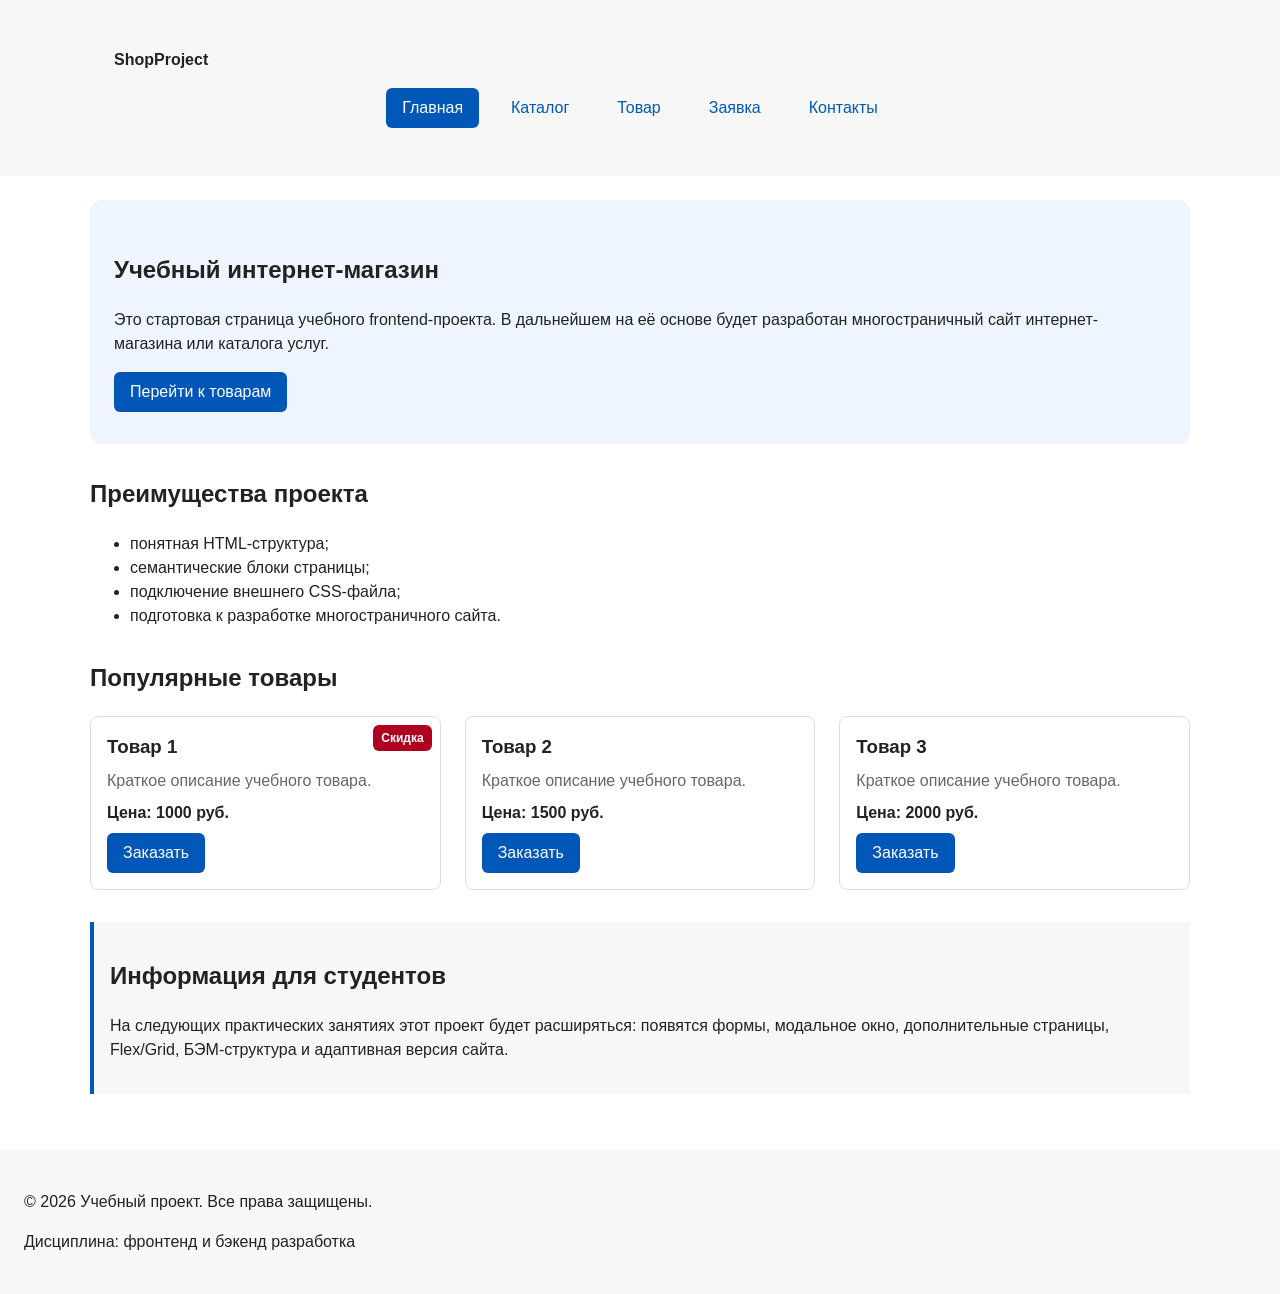
<file: index.html>
<!DOCTYPE html>
<html lang="ru">
<head>
    <meta charset="UTF-8">
    <meta name="viewport" content="width=device-width, initial-scale=1.0">
    <title>Учебный интернет-магазин</title>
    <link rel="stylesheet" href="css/style.css">
    <script src="js/main.js" defer></script>
</head>
<body>
<header class="site-header">
    <div class="site-header__inner">
        <a class="site-header__logo" href="index.html">ShopProject</a>
        <nav class="site-nav" aria-label="Основная навигация">
            <ul class="site-nav__list">
                <li class="site-nav__item"><a class="site-nav__link site-nav__link--active" href="index.html">Главная</a></li>                <li class="site-nav__item"><a class="site-nav__link" href="catalog.html">Каталог</a></li>
                <li class="site-nav__item"><a class="site-nav__link" href="product.html">Товар</a></li>
                <li class="site-nav__item"><a class="site-nav__link" href="order.html">Заявка</a></li>
                <li class="site-nav__item"><a class="site-nav__link" href="contacts.html">Контакты</a></li>
            </ul>
        </nav>
    </div>
</header>

<main>
    <section class="hero">
        <h1>Учебный интернет-магазин</h1>
        <p>
            Это стартовая страница учебного frontend-проекта.
            В дальнейшем на её основе будет разработан многостраничный сайт
            интернет-магазина или каталога услуг.
        </p>
        <a class="button button--primary" href="#popular">Перейти к товарам</a>
    </section>

    <section class="section" id="advantages">
        <h2>Преимущества проекта</h2>
        <ul class="advantages-list">
            <li>понятная HTML-структура;</li>
            <li>семантические блоки страницы;</li>
            <li>подключение внешнего CSS-файла;</li>
            <li>подготовка к разработке многостраничного сайта.</li>
        </ul>
    </section>

    <section class="section" id="popular">
        <h2>Популярные товары</h2>

        <div class="products-grid">
            <article class="product-card">
                <span class="product-card__badge">Скидка</span>
                <h3 class="product-card__title">Товар 1</h3>
                <p class="product-card__description">Краткое описание учебного товара.</p>
                <p class="product-card__price">Цена: 1000 руб.</p>
                <button class="button button--primary product-card__button" type="button" data-product="Товар 1">
                    Заказать
                </button>
            </article>

            <article class="product-card">
                <h3 class="product-card__title">Товар 2</h3>
                <p class="product-card__description">Краткое описание учебного товара.</p>
                <p class="product-card__price">Цена: 1500 руб.</p>
                <button class="button button--primary product-card__button" type="button" data-product="Товар 2">
                    Заказать
                </button>
            </article>

            <article class="product-card">
                <h3 class="product-card__title">Товар 3</h3>
                <p class="product-card__description">Краткое описание учебного товара.</p>
                <p class="product-card__price">Цена: 2000 руб.</p>
                <button class="button button--primary product-card__button" type="button" data-product="Товар 3">
                    Заказать
                </button>
            </article>
        </div>
    </section>

    <aside class="aside-info">
        <h2>Информация для студентов</h2>
        <p>
            На следующих практических занятиях этот проект будет расширяться:
            появятся формы, модальное окно, дополнительные страницы,
            Flex/Grid, БЭМ-структура и адаптивная версия сайта.
        </p>
    </aside>
</main>

<dialog class="order-dialog" id="order-dialog" aria-labelledby="order-dialog-title">
    <h2 class="order-dialog__title" id="order-dialog-title">Оформление заявки</h2>
    <form class="order-form" id="order-form" action="#" method="post" novalidate>
        <input id="selected-product" name="selected-product" type="hidden">

        <div class="order-form__field">
            <label class="order-form__label" for="order-name">Имя</label>
            <input class="order-form__input" id="order-name" name="name" type="text" placeholder="Введите ваше имя" minlength="2" autocomplete="given-name" required>
        </div>

        <div class="order-form__field">
            <label class="order-form__label" for="order-email">E-mail</label>
            <input class="order-form__input" id="order-email" name="email" type="email" placeholder="example@mail.ru" autocomplete="email" required>
        </div>

        <div class="order-form__field">
            <label class="order-form__label" for="order-phone">Телефон</label>
            <input class="order-form__input" id="order-phone" name="phone" type="tel" inputmode="tel" placeholder="+7 (900) 000-00-00" pattern="^\+7 \(\d{3}\) \d{3}-\d{2}-\d{2}$" required>
            <small>Формат: +7 (900) 000-00-00</small>
        </div>

        <div class="order-form__field">
            <label class="order-form__label" for="order-date">Дата связи</label>
            <input class="order-form__input" id="order-date" name="date" type="date">
        </div>

        <div class="order-form__field">
            <label class="order-form__label" for="order-topic">Тема заявки</label>
            <select class="order-form__select" id="order-topic" name="topic" required>
                <option value="">Выберите тему</option>
                <option value="product">Заказ товара</option>
                <option value="consultation">Консультация</option>
                <option value="delivery">Доставка</option>
            </select>
        </div>

        <div class="order-form__field">
            <label class="order-form__label" for="order-comment">Комментарий</label>
            <textarea class="order-form__textarea" id="order-comment" name="comment" rows="4" placeholder="Укажите дополнительную информацию"></textarea>
        </div>

        <div class="order-form__field">
            <label>
                <input id="order-agreement" name="agreement" type="checkbox" required>
                Я согласен на обработку данных
            </label>
        </div>

        <div class="order-form__actions">
            <button class="button button--secondary" type="button" id="close-order-dialog">Закрыть</button>
            <button class="button button--primary" type="submit">Отправить заявку</button>
        </div>
    </form>
</dialog>

<p class="success-message" id="success-message" hidden>
    Форма успешно отправлена!
</p>

<footer class="site-footer" id="contacts">
    <p>&copy; 2026 Учебный проект. Все права защищены.</p>
    <p>Дисциплина: фронтенд и бэкенд разработка</p>
</footer>
</body>
</html>
</file>
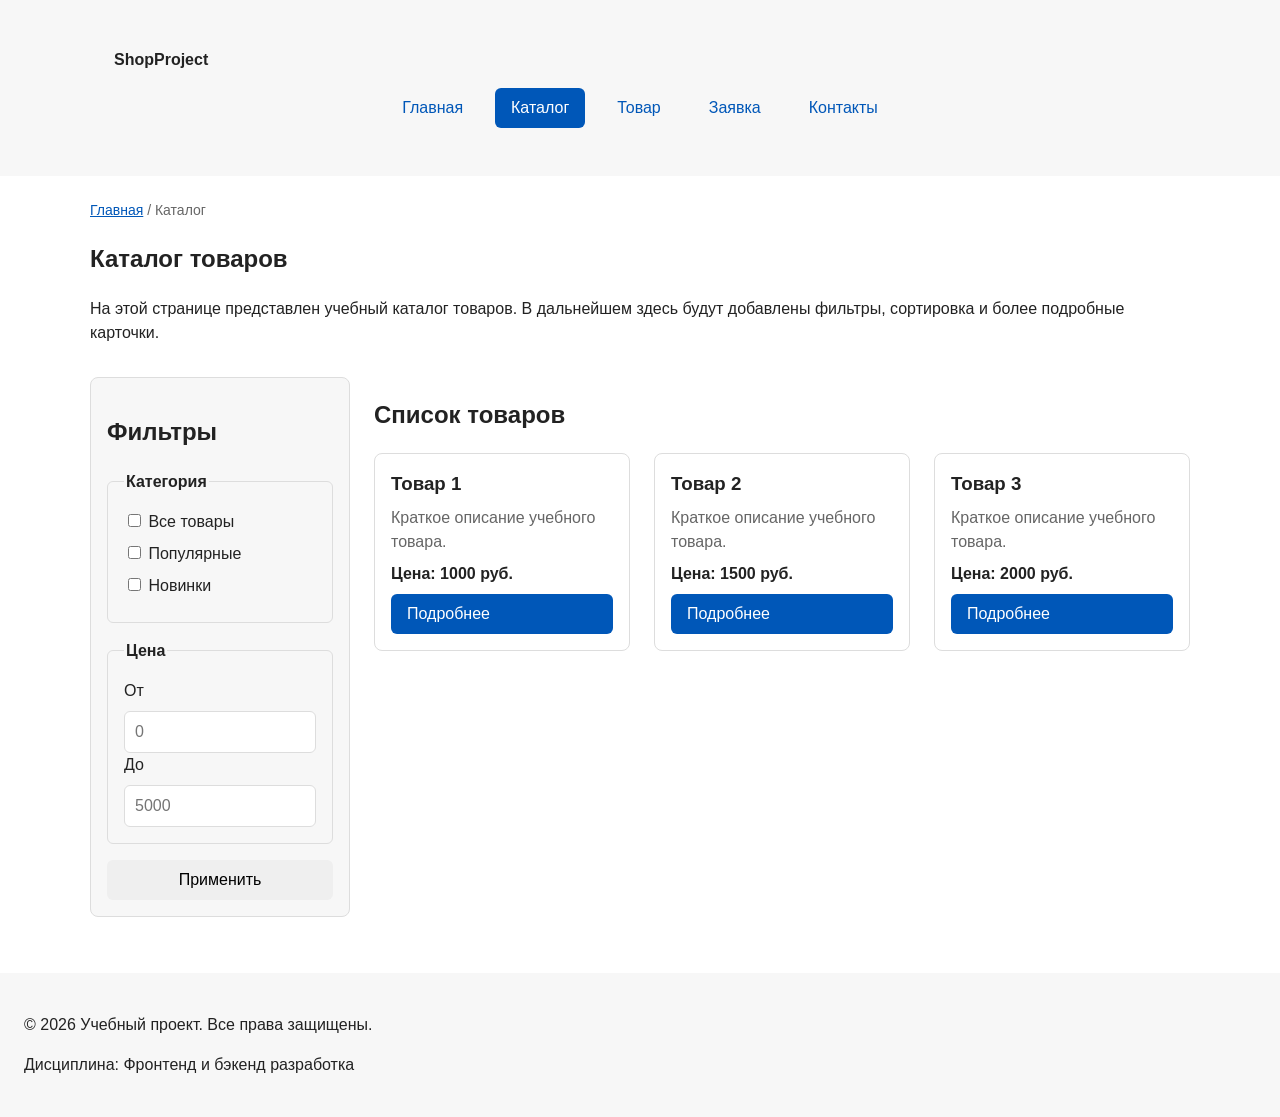
<file: catalog.html>
<!DOCTYPE html>
<html lang="ru">
<head>
    <meta charset="UTF-8">
    <meta name="viewport" content="width=device-width, initial-scale=1.0">
    <meta name="description" content="Каталог товаров учебного интернет-магазина.">
    <title>Каталог товаров – Учебный интернет-магазин</title>
    <link rel="stylesheet" href="css/style.css">
</head>
<body>
<header class="site-header">
    <div class="site-header__inner">
        <a class="site-header__logo" href="index.html">ShopProject</a>
        <nav class="site-nav" aria-label="Основная навигация">
            <ul class="site-nav__list">
                <li class="site-nav__item"><a class="site-nav__link" href="index.html">Главная</a></li>
                <li class="site-nav__item"><a class="site-nav__link site-nav__link--active" href="catalog.html">Каталог</a></li>
                <li class="site-nav__item"><a class="site-nav__link" href="product.html">Товар</a></li>
                <li class="site-nav__item"><a class="site-nav__link" href="order.html">Заявка</a></li>
                <li class="site-nav__item"><a class="site-nav__link" href="contacts.html">Контакты</a></li>
            </ul>
        </nav>
    </div>
</header>
<main>
    <nav class="breadcrumbs" aria-label="Хлебные крошки">
        <a class="breadcrumbs__link" href="index.html">Главная</a>
        <span class="breadcrumbs__current">Каталог</span>
    </nav>
    <section class="section">
        <h1>Каталог товаров</h1>
        <p>
            На этой странице представлен учебный каталог товаров.
            В дальнейшем здесь будут добавлены фильтры, сортировка и более подробные карточки.
        </p>
    </section>

    <section class="catalog-layout">
        <aside class="catalog-filters">
            <h2>Фильтры</h2>

            <form class="filters-form" action="#" method="get">
                <fieldset>
                    <legend>Категория</legend>

                    <label>
                        <input type="checkbox" name="category" value="all">
                        Все товары
                    </label>

                    <label>
                        <input type="checkbox" name="category" value="popular">
                        Популярные
                    </label>

                    <label>
                        <input type="checkbox" name="category" value="new">
                        Новинки
                    </label>
                </fieldset>

                <fieldset>
                    <legend>Цена</legend>

                    <label for="price-from">От</label>
                    <input id="price-from" name="price-from" type="number" min="0" placeholder="0">

                    <label for="price-to">До</label>
                    <input id="price-to" name="price-to" type="number" min="0" placeholder="5000">
                </fieldset>

                <button class="button" type="submit">Применить</button>
            </form>
        </aside>

        <section class="catalog-products">
            <h2>Список товаров</h2>

            <div class="products-grid">
                <article class="product-card">
                    <h3 class="product-card__title">Товар 1</h3>
                    <p class="product-card__description">Краткое описание учебного товара.</p>
                    <p class="product-card__price">Цена: 1000 руб.</p>
                    <a class="button button--primary" href="product.html">Подробнее</a>
                </article>

                <article class="product-card">
                    <h3 class="product-card__title">Товар 2</h3>
                    <p class="product-card__description">Краткое описание учебного товара.</p>
                    <p class="product-card__price">Цена: 1500 руб.</p>
                    <a class="button button--primary" href="product.html">Подробнее</a>
                </article>

                <article class="product-card">
                    <h3 class="product-card__title">Товар 3</h3>
                    <p class="product-card__description">Краткое описание учебного товара.</p>
                    <p class="product-card__price">Цена: 2000 руб.</p>
                    <a class="button button--primary" href="product.html">Подробнее</a>
                </article>
            </div>
        </section>
    </section>
</main>

<footer class="site-footer" id="contacts">
    <p>&copy; 2026 Учебный проект. Все права защищены.</p>
    <p>Дисциплина: Фронтенд и бэкенд разработка</p>
</footer>
</body>
</html>
</file>
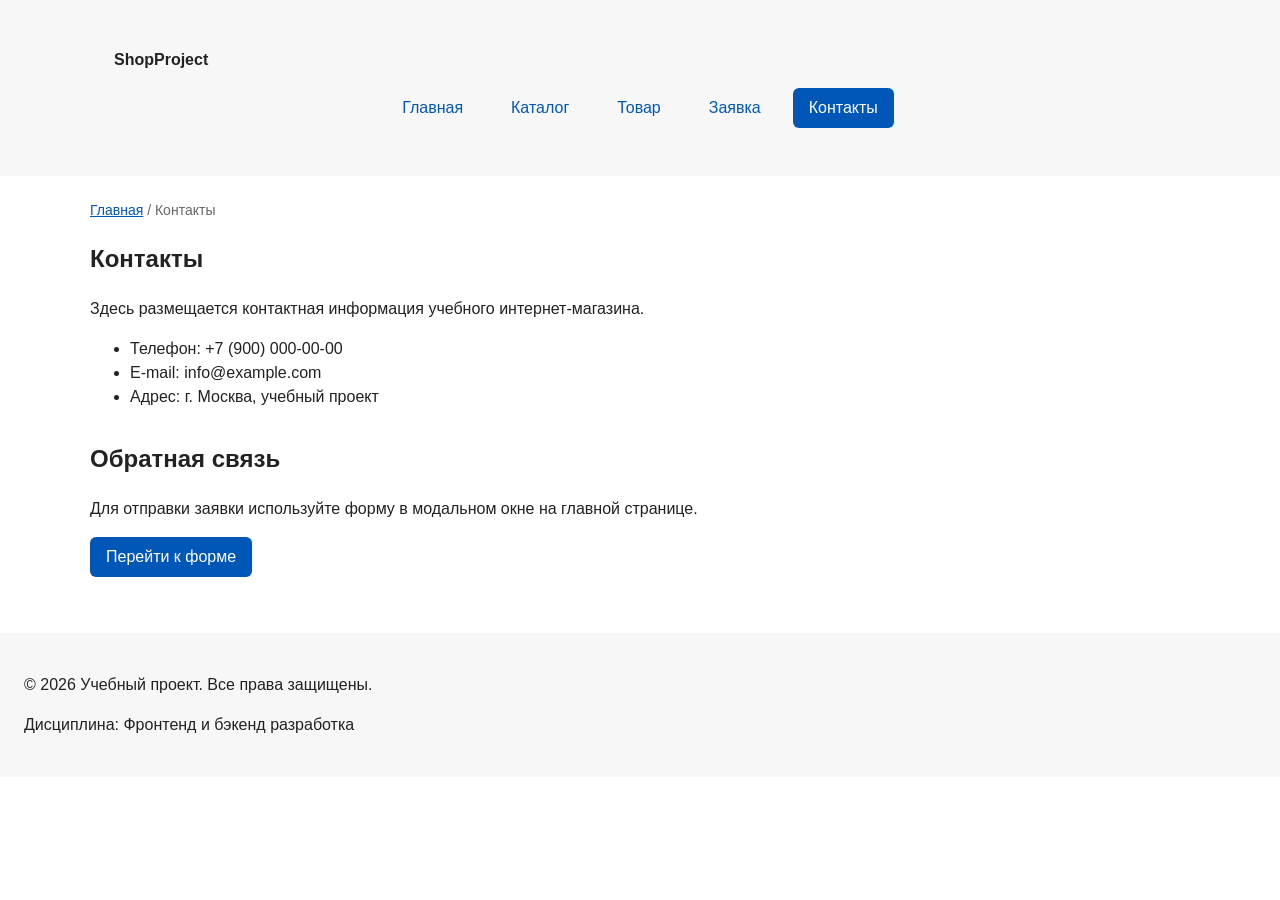
<file: contacts.html>
<!DOCTYPE html>
<html lang="ru">
<head>
    <meta charset="UTF-8">
    <meta name="viewport" content="width=device-width, initial-scale=1.0">
    <meta name="description" content="Контактная информация учебного интернет-магазина.">
    <title>Контакты – Учебный интернет-магазин</title>
    <link rel="stylesheet" href="css/style.css">
</head>
<body>
<header class="site-header">
    <div class="site-header__inner">
        <a class="site-header__logo" href="index.html">ShopProject</a>
        <nav class="site-nav" aria-label="Основная навигация">
            <ul class="site-nav__list">
                <li class="site-nav__item"><a class="site-nav__link" href="index.html">Главная</a></li>
                <li class="site-nav__item"><a class="site-nav__link" href="catalog.html">Каталог</a></li>
                <li class="site-nav__item"><a class="site-nav__link" href="product.html">Товар</a></li>
                <li class="site-nav__item"><a class="site-nav__link" href="order.html">Заявка</a></li>
                <li class="site-nav__item"><a class="site-nav__link site-nav__link--active" href="contacts.html">Контакты</a></li>
            </ul>
        </nav>
    </div>
</header>

<main>
    <nav class="breadcrumbs" aria-label="Хлебные крошки">
        <a class="breadcrumbs__link" href="index.html">Главная</a>
        <span class="breadcrumbs__current">Контакты</span>
    </nav>

    <section class="section">
        <h1>Контакты</h1>
        <p>
            Здесь размещается контактная информация учебного интернет-магазина.
        </p>
        <ul>
            <li>Телефон: +7 (900) 000-00-00</li>
            <li>E-mail: info@example.com</li>
            <li>Адрес: г. Москва, учебный проект</li>
        </ul>
    </section>

    <section class="section" id="feedback">
        <h2>Обратная связь</h2>
        <p>
            Для отправки заявки используйте форму в модальном окне на главной странице.
        </p>
        <a class="button button--primary" href="order.html">Перейти к форме</a>
    </section>
</main>

<footer class="site-footer" id="contacts">
    <p>&copy; 2026 Учебный проект. Все права защищены.</p>
    <p>Дисциплина: Фронтенд и бэкенд разработка</p>
</footer>
</body>
</html>
</file>
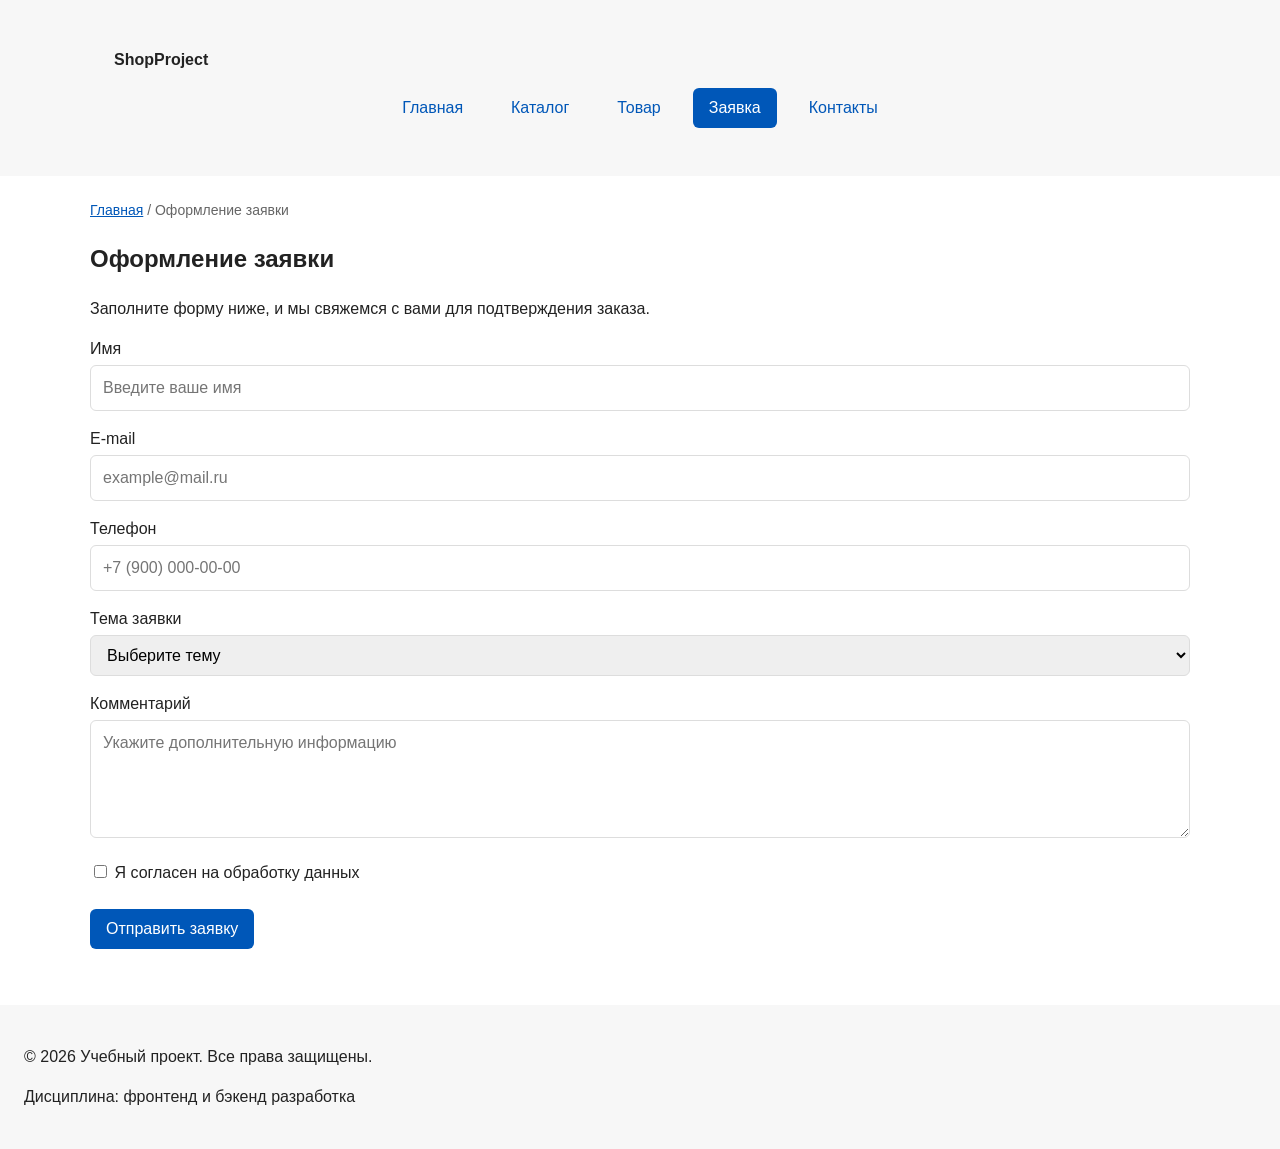
<file: order.html>
<!DOCTYPE html>
<html lang="ru">
<head>
    <meta charset="UTF-8">
    <meta name="viewport" content="width=device-width, initial-scale=1.0">
    <meta name="description" content="Оформление заявки в учебном интернет-магазине.">
    <title>Оформление заявки — Учебный интернет-магазин</title>
    <link rel="stylesheet" href="css/style.css">
</head>
<body>
<header class="site-header">
    <div class="site-header__inner">
        <a class="site-header__logo" href="index.html">ShopProject</a>
        <nav class="site-nav" aria-label="Основная навигация">
            <ul class="site-nav__list">
                <li class="site-nav__item"><a class="site-nav__link" href="index.html">Главная</a></li>
                <li class="site-nav__item"><a class="site-nav__link" href="catalog.html">Каталог</a></li>
                <li class="site-nav__item"><a class="site-nav__link" href="product.html">Товар</a></li>
                <li class="site-nav__item"><a class="site-nav__link site-nav__link--active" href="order.html">Заявка</a></li>
                <li class="site-nav__item"><a class="site-nav__link" href="contacts.html">Контакты</a></li>
            </ul>
        </nav>
    </div>
</header>

<main>
    <nav class="breadcrumbs" aria-label="Хлебные крошки">
        <a class="breadcrumbs__link" href="index.html">Главная</a>
        <span class="breadcrumbs__current">Оформление заявки</span>
    </nav>

    <section class="section">
        <h1>Оформление заявки</h1>
        <p>Заполните форму ниже, и мы свяжемся с вами для подтверждения заказа.</p>

        <form class="order-form" action="#" method="post">
            <div class="order-form__field">
                <label class="order-form__label" for="page-order-name">Имя</label>
                <input class="order-form__input" id="page-order-name" name="name" type="text" placeholder="Введите ваше имя" minlength="2" required>
            </div>

            <div class="order-form__field">
                <label class="order-form__label" for="page-order-email">E-mail</label>
                <input class="order-form__input" id="page-order-email" name="email" type="email" placeholder="example@mail.ru" required>
            </div>

            <div class="order-form__field">
                <label class="order-form__label" for="page-order-phone">Телефон</label>
                <input class="order-form__input" id="page-order-phone" name="phone" type="tel" placeholder="+7 (900) 000-00-00" required>
            </div>

            <div class="order-form__field">
                <label class="order-form__label" for="page-order-topic">Тема заявки</label>
                <select class="order-form__select" id="page-order-topic" name="topic" required>
                    <option value="">Выберите тему</option>
                    <option value="product">Заказ товара</option>
                    <option value="consultation">Консультация</option>
                    <option value="delivery">Доставка</option>
                </select>
            </div>

            <div class="order-form__field">
                <label class="order-form__label" for="page-order-comment">Комментарий</label>
                <textarea class="order-form__textarea" id="page-order-comment" name="comment" rows="4" placeholder="Укажите дополнительную информацию"></textarea>
            </div>

            <div class="order-form__field">
                <label>
                    <input name="agreement" type="checkbox" required>
                    Я согласен на обработку данных
                </label>
            </div>

            <div class="order-form__actions">
                <button class="button button--primary" type="submit">Отправить заявку</button>
            </div>
        </form>
    </section>
</main>

<footer class="site-footer" id="contacts">
    <p>&copy; 2026 Учебный проект. Все права защищены.</p>
    <p>Дисциплина: фронтенд и бэкенд разработка</p>
</footer>
</body>
</html>
</file>
<file: css/style.css>
/* ===================================
   1. Переменные проекта
   =================================== */
:root {
    /* Основные цвета проекта */
    --color-bg: #ffffff;
    --color-text: #222222;
    --color-muted: #666666;
    --color-primary: #0057b8;
    --color-primary-dark: #003f86;
    --color-border: #dddddd;
    --color-surface: #f7f7f7;
    --color-surface-accent: #eef5ff;
    --color-danger: #b00020;
    --color-success: #168a2f;
    --color-success-bg: #eefaf0;
    --color-white: #ffffff;

    /* Отступы */
    --space-xs: 4px;
    --space-sm: 8px;
    --space-md: 16px;
    --space-lg: 24px;
    --space-xl: 32px;

    /* Скругления */
    --radius-sm: 6px;
    --radius-md: 8px;
    --radius-lg: 12px;

    /* Размеры */
    --container-width: 1100px;
}

/* ===================================
   2. Базовые стили
   =================================== */
* {
    box-sizing: border-box;
}

body {
    margin: 0;
    font-family: Arial, sans-serif;
    line-height: 1.5;
    color: var(--color-text);
    background-color: var(--color-bg);
}

header,
main,
footer {
    padding: var(--space-lg);
}


/* ===================================
   3. Общие элементы интерфейса
   =================================== */
a {
    color: var(--color-primary);
}

a:hover {
    color: var(--color-primary-dark);
}

a:focus-visible {
    outline: 2px solid var(--color-primary);
    outline-offset: 3px;
}

.button {
    display: inline-block;
    padding: var(--space-sm) var(--space-md);
    border: none;
    border-radius: var(--radius-sm);
    font: inherit;
    text-decoration: none;
    cursor: pointer;
}

.button--primary {
    color: var(--color-white);
    background-color: var(--color-primary);
}

.button--primary:hover {
    color: var(--color-white);
    background-color: var(--color-primary-dark);
}

.button--secondary {
    color: var(--color-primary);
    background-color: transparent;
    border: 1px solid var(--color-primary);
}

.button--secondary:hover {
    color: var(--color-white);
    background-color: var(--color-primary);
}
.button:focus-visible {
    outline: 2px solid var(--color-primary);
    outline-offset: 3px;
}

.button:disabled,
.button--disabled {
    opacity: 0.6;
    cursor: not-allowed;
}

/* ===================================
   4. Компоненты страницы
   =================================== */
.site-header {
    background-color: var(--color-surface);
}

.site-header__inner {
    max-width: var(--container-width);
    margin: 0 auto;
    padding: var(--space-lg);
}

.site-header__logo {
    font-weight: 700;
    color: var(--color-text);
    text-decoration: none;
}
.site-nav__list {
    display: flex;
    flex-wrap: wrap;
    justify-content: center;
    align-items: center;
    gap: var(--space-md);
    padding: 0;
    margin: var(--space-md) 0 0;
    list-style: none;
}

.site-nav__link {
    display: inline-block;
    padding: var(--space-sm) var(--space-md);
    color: var(--color-primary);
    text-decoration: none;
    border-radius: var(--radius-sm);
}

.site-nav__link:hover {
    color: var(--color-white);
    background-color: var(--color-primary);
}

.site-nav__link:focus-visible {
    outline: 2px solid var(--color-primary);
    outline-offset: 3px;
}

.site-nav__link--active {
    color: var(--color-white);
    background-color: var(--color-primary);
}

.hero {
    max-width: var(--container-width);
    margin: 0 auto var(--space-xl);
    padding: var(--space-xl) var(--space-lg);
    background-color: var(--color-surface-accent);
    border-radius: var(--radius-lg);
}

.section {
    max-width: var(--container-width);
    margin: 0 auto var(--space-xl);
}

.section h2 {
    margin-top: 0;
}

.product-card {
    display: flex;
    flex-direction: column;
    gap: var(--space-sm);
    margin-bottom: 0;
    padding: var(--space-md);
    border: 1px solid var(--color-border);
    border-radius: var(--radius-md);
    background-color: var(--color-bg);
}
.product-card__button {
    margin-top: auto;
    align-self: flex-start;
}

.product-card__title {
    margin: 0;
    color: var(--color-text);
}

.product-card__description {
    margin: 0;
    color: var(--color-muted);
}

.product-card__price {
    margin: 0;
    font-weight: 700;
}

.aside-info {
    max-width: var(--container-width);
    margin: 0 auto var(--space-xl);
    padding: var(--space-md);
    border-left: 4px solid var(--color-primary);
    background-color: var(--color-surface);
}

/* ===================================
   5. Форма и модальное окно
   =================================== */
.order-dialog__title {
    margin-top: 0;
}

.order-dialog {
    width: min(100% - 32px, 560px);
    padding: var(--space-lg);
    border: none;
    border-radius: var(--radius-lg);
}

.order-dialog::backdrop {
    background-color: rgba(0, 0, 0, 0.5);
}

.order-form__field {
    margin-bottom: var(--space-md);
}

.order-form__label {
    display: block;
    margin-bottom: var(--space-xs);
}

.order-form__input,
.order-form__select,
.order-form__textarea {
    width: 100%;
    padding: 10px 12px;
    border: 1px solid var(--color-border);
    border-radius: var(--radius-sm);
    font: inherit;
}

.order-form__input[type="checkbox"] {
    width: auto;
}

.order-form__input:hover,
.order-form__select:hover,
.order-form__textarea:hover {
    border-color: var(--color-primary);
}

.order-form__input:focus-visible,
.order-form__select:focus-visible,
.order-form__textarea:focus-visible,
.order-form__actions button:focus-visible {
    outline: 2px solid var(--color-primary);
    outline-offset: 3px;
}

.order-form__actions {
    display: flex;
    gap: var(--space-md);
    margin-top: var(--space-lg);
}

[aria-invalid="true"] {
    border-color: var(--color-danger);
}


.success-message {
    max-width: var(--container-width);
    margin: var(--space-lg) auto;
    padding: var(--space-md);
    border-left: 4px solid var(--color-success);
    background-color: var(--color-success-bg);
}

/* Хлебные крошки */
.breadcrumbs {
    max-width: var(--container-width);
    margin: 0 auto var(--space-md);
    font-size: 14px;
    color: var(--color-muted);
}

.breadcrumbs__link {
    color: var(--color-primary);
}

.breadcrumbs__current::before {
    content: " / ";
    color: var(--color-muted);
}

/* Плавная прокрутка к якорям */
html {
    scroll-behavior: smooth;
}

/* Подсветка цели якоря */
:target {
    outline: 2px dashed var(--color-primary);
    outline-offset: 4px;
}

.products-grid {
    display: grid;
    grid-template-columns: repeat(3, 1fr);
    gap: var(--space-lg);
}


/* ===================================
   6. Каталог: фильтры + товары
   =================================== */
.catalog-layout {
    max-width: var(--container-width);
    margin: 0 auto var(--space-xl);
    display: grid;
    grid-template-columns: 260px 1fr;
    grid-template-areas: "filters products";
    gap: var(--space-lg);
}

.catalog-filters {
    grid-area: filters;
    padding: var(--space-md);
    border: 1px solid var(--color-border);
    border-radius: var(--radius-md);
    background-color: var(--color-surface);
}

.catalog-products {
    grid-area: products;
}

.filters-form {
    display: grid;
    gap: var(--space-md);
}

.filters-form fieldset {
    margin: 0;
    padding: var(--space-md);
    border: 1px solid var(--color-border);
    border-radius: var(--radius-sm);
}

.filters-form legend {
    font-weight: 700;
}

.filters-form label {
    display: block;
    margin-bottom: var(--space-sm);
}

.filters-form input[type="number"] {
    width: 100%;
    padding: 8px 10px;
    border: 1px solid var(--color-border);
    border-radius: var(--radius-sm);
    font: inherit;
}

.site-footer {
    background-color: var(--color-surface);
}

/* ===================================
   7. Позиционирование и дополнительные блоки
   =================================== */

/* Бейдж на карточке (position: absolute относительно карточки) */
.product-card {
    position: relative;
}

.product-card__badge {
    position: absolute;
    top: var(--space-sm);
    right: var(--space-sm);
    padding: 4px 8px;
    color: var(--color-white);
    background-color: var(--color-danger);
    border-radius: var(--radius-sm);
    font-size: 12px;
    font-weight: 700;
    z-index: 2;
}

/* Sticky-шапка */
.site-header {
    position: sticky;
    top: 0;
    z-index: 100;
}

/* Страница товара — двухколоночный блок */
.product-detail {
    display: grid;
    grid-template-columns: 1fr 1fr;
    gap: var(--space-xl);
    margin-bottom: var(--space-xl);
    position: relative;
}

.product-detail__image {
    display: flex;
    align-items: center;
    justify-content: center;
    padding: var(--space-lg);
    background-color: var(--color-surface);
    border-radius: var(--radius-md);
    min-height: 200px;
    color: var(--color-muted);
}

.product-detail__info {
    position: relative;
    display: flex;
    flex-direction: column;
    gap: var(--space-md);
}

.product-detail__badge {
    align-self: flex-start;
    padding: 4px 10px;
    color: var(--color-white);
    background-color: var(--color-danger);
    border-radius: var(--radius-sm);
    font-size: 12px;
    font-weight: 700;
}

.product-detail__price {
    margin: 0;
    font-size: 24px;
    font-weight: 700;
    color: var(--color-primary);
}

.product-detail__description {
    margin: 0;
    color: var(--color-muted);
}

/* Таблица характеристик */
.product-table {
    width: 100%;
    border-collapse: collapse;
    margin-top: var(--space-md);
}

.product-table caption {
    text-align: left;
    font-weight: 700;
    margin-bottom: var(--space-sm);
    color: var(--color-text);
}

.product-table th,
.product-table td {
    padding: var(--space-sm) var(--space-md);
    border: 1px solid var(--color-border);
    text-align: left;
}

.product-table th {
    background-color: var(--color-surface);
    font-weight: 700;
}

.product-table tbody tr:nth-child(even) {
    background-color: #fafafa;
}

/* Отзывы */
.reviews {
    display: grid;
    grid-template-columns: repeat(auto-fit, minmax(260px, 1fr));
    gap: var(--space-lg);
}

.review-card {
    padding: var(--space-md);
    border: 1px solid var(--color-border);
    border-radius: var(--radius-md);
    background-color: var(--color-bg);
}

.review-card__title {
    margin: 0 0 var(--space-sm);
    font-size: 16px;
}

.review-card__text {
    margin: 0;
    color: var(--color-muted);
}

/* Кнопка «Наверх» (position: fixed) */
.scroll-top {
    position: fixed;
    bottom: var(--space-lg);
    right: var(--space-lg);
    display: flex;
    align-items: center;
    justify-content: center;
    width: 48px;
    height: 48px;
    border-radius: 50%;
    background-color: var(--color-primary);
    color: var(--color-white);
    text-decoration: none;
    font-size: 24px;
    font-weight: 700;
    box-shadow: 0 4px 12px rgba(0, 0, 0, 0.2);
    z-index: 50;
}

.scroll-top:hover {
    background-color: var(--color-primary-dark);
    color: var(--color-white);
}
</file>
